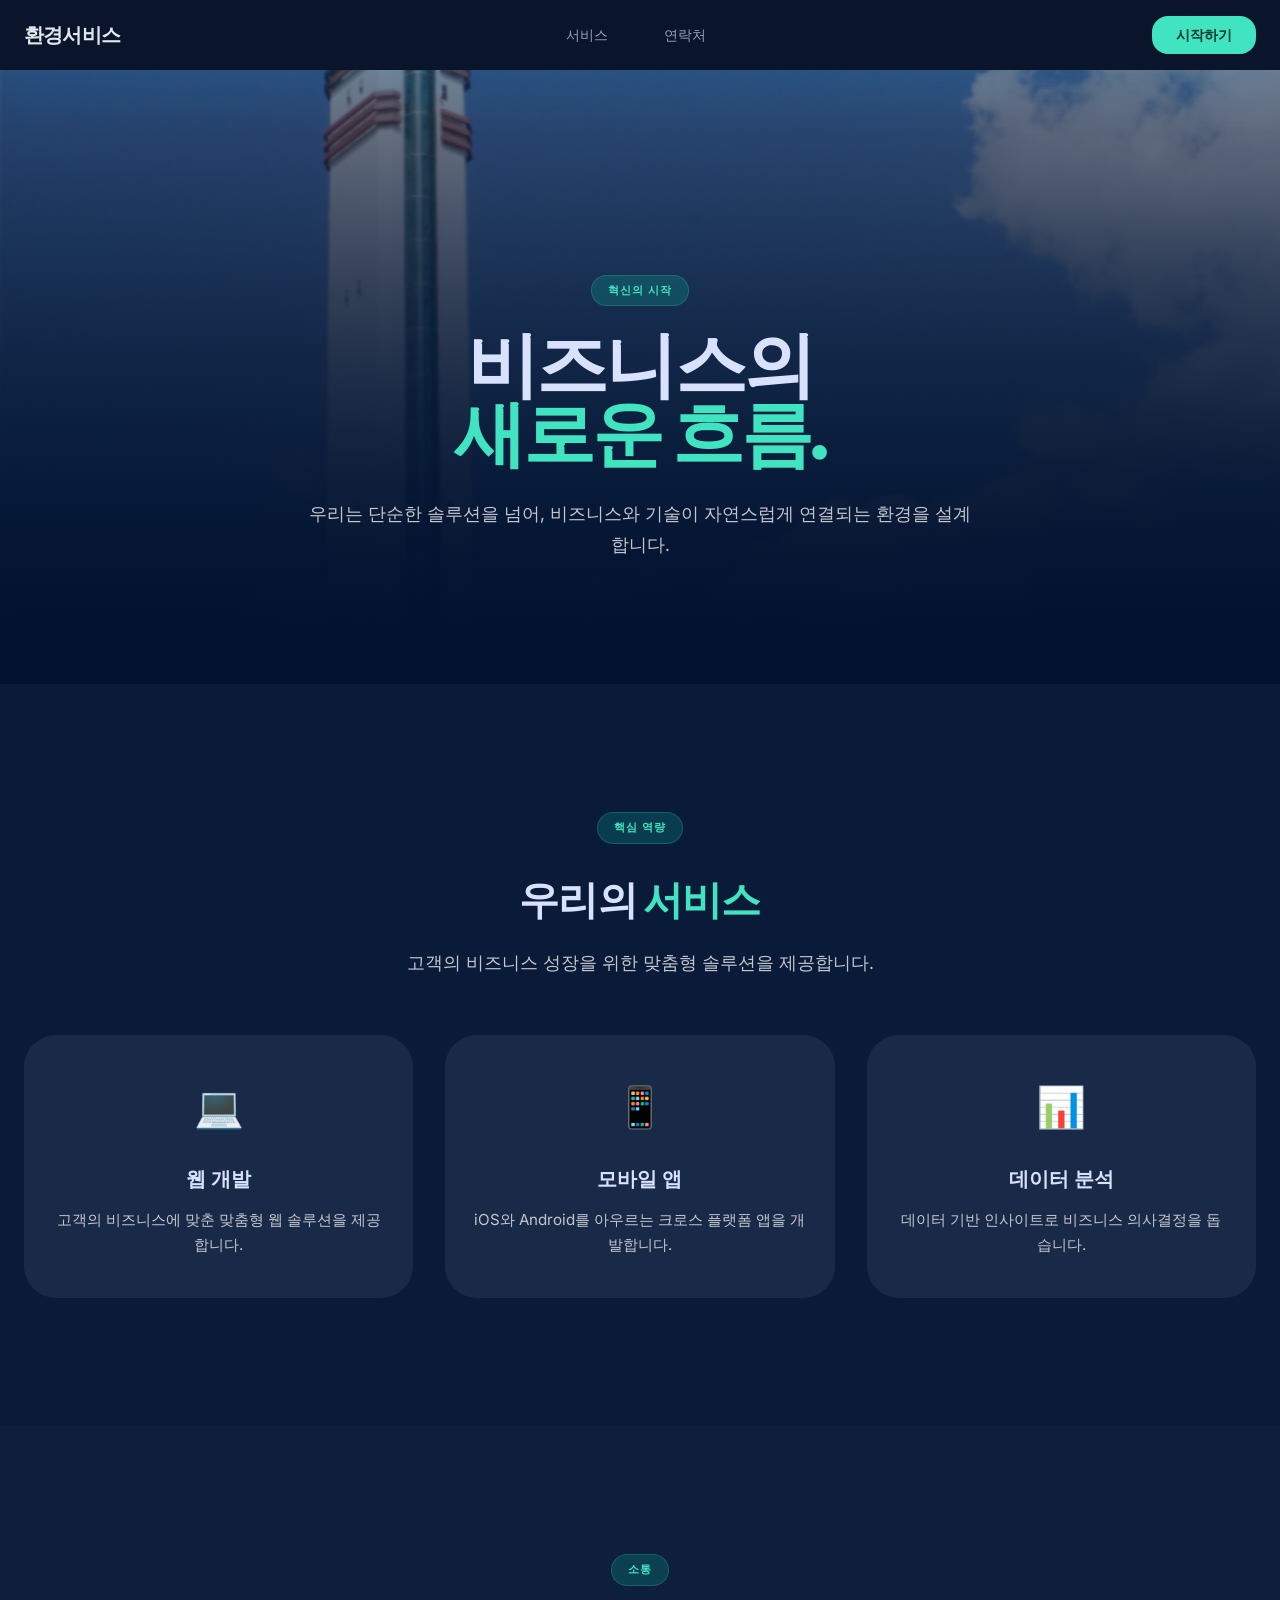
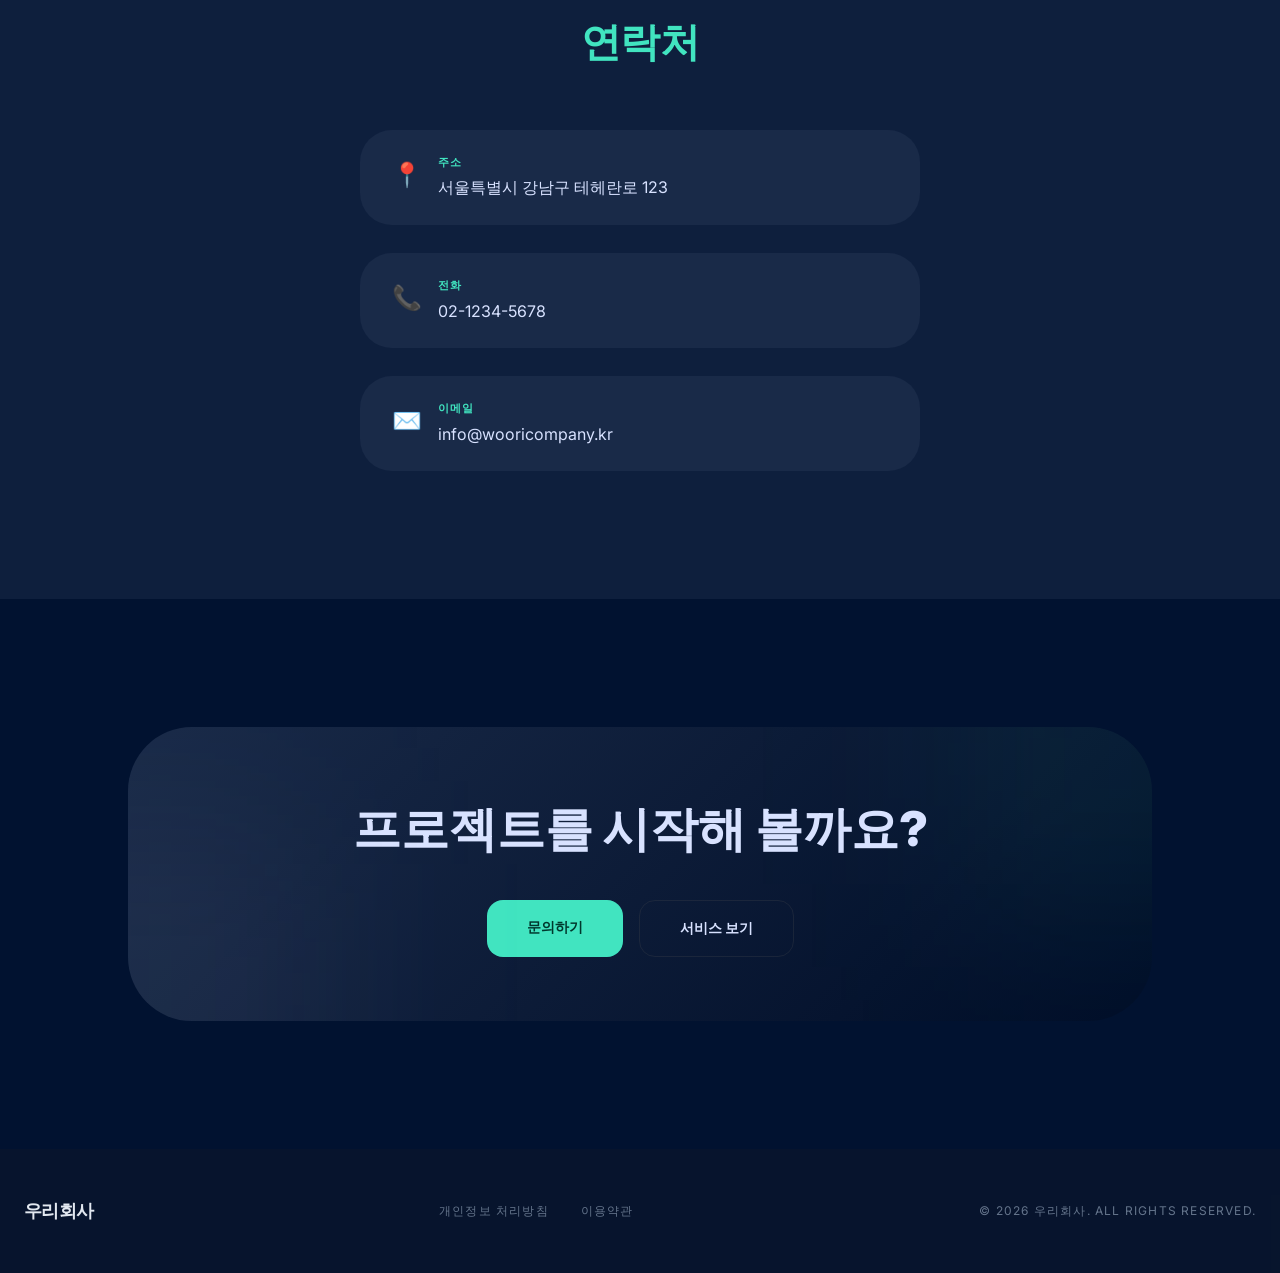
<file: index.html>
<!DOCTYPE html>
<html lang="ko">
<head>
  <meta charset="UTF-8">
  <meta name="viewport" content="width=device-width, initial-scale=1.0">
  <meta name="description" content="회사 소개 웹사이트">
  <title>코오롱 환경서비스</title>
  <link rel="preconnect" href="https://fonts.googleapis.com">
  <link rel="preconnect" href="https://fonts.gstatic.com" crossorigin>
  <link href="https://fonts.googleapis.com/css2?family=Inter:wght@100..900&display=swap" rel="stylesheet">
  <link rel="stylesheet" href="style.css">
</head>
<body>
  <!-- Header - Glassmorphism Navbar -->
  <header class="header">
    <div class="header-inner">
      <a href="/" class="logo">환경서비스</a>
      <nav>
        <ul class="nav-list">
          <li><a href="#services" class="nav-link">서비스</a></li>
          <li><a href="#contact" class="nav-link">연락처</a></li>
        </ul>
      </nav>
      <a href="#contact" class="nav-cta">시작하기</a>
    </div>
  </header>

  <main>
    <!-- Hero Section -->
    <section class="hero">
      <div class="hero-bg">
        <img src="docs/design/20220901580156.jpg" alt="" style="width:100%;height:100%;object-fit:cover;opacity:0.5;">
        <div style="position:absolute;inset:0;background:linear-gradient(to bottom, transparent, var(--background));"></div>
      </div>
      <div class="hero-content">
        <span class="label-badge">혁신의 시작</span>
        <h1 class="hero-title">
          비즈니스의<br><span style="color:var(--secondary);">새로운 흐름.</span>
        </h1>
        <p class="hero-desc">
          우리는 단순한 솔루션을 넘어, 비즈니스와 기술이 자연스럽게 연결되는 환경을 설계합니다.
        </p>
      </div>
    </section>

    <!-- Services Section -->
    <section id="services" class="section services-section">
      <div class="container">
        <div style="text-align:center;margin-bottom:3.5rem;">
          <span class="label-badge">핵심 역량</span>
          <h2 class="section-title" style="margin-bottom:1rem;">우리의 <span class="section-title-accent">서비스</span></h2>
          <p class="section-subtitle" style="margin:0 auto;">고객의 비즈니스 성장을 위한 맞춤형 솔루션을 제공합니다.</p>
        </div>
        <div class="services-grid">
          <article class="service-card">
            <div class="service-icon">&#x1F4BB;</div>
            <h3 class="service-name">웹 개발</h3>
            <p class="service-desc">고객의 비즈니스에 맞춘 맞춤형 웹 솔루션을 제공합니다.</p>
          </article>
          <article class="service-card">
            <div class="service-icon">&#x1F4F1;</div>
            <h3 class="service-name">모바일 앱</h3>
            <p class="service-desc">iOS와 Android를 아우르는 크로스 플랫폼 앱을 개발합니다.</p>
          </article>
          <article class="service-card">
            <div class="service-icon">&#x1F4CA;</div>
            <h3 class="service-name">데이터 분석</h3>
            <p class="service-desc">데이터 기반 인사이트로 비즈니스 의사결정을 돕습니다.</p>
          </article>
        </div>
      </div>
    </section>

    <!-- Contact Section -->
    <section id="contact" class="section contact-section">
      <div class="container">
        <div style="text-align:center;margin-bottom:3.5rem;">
          <span class="label-badge">소통</span>
          <h2 class="section-title" style="margin-bottom:1rem;"><span class="section-title-accent">연락처</span></h2>
        </div>
        <div class="contact-list">
          <div class="contact-item">
            <span class="contact-icon">&#x1F4CD;</span>
            <div>
              <h3 class="contact-label">주소</h3>
              <p class="contact-value">서울특별시 강남구 테헤란로 123</p>
            </div>
          </div>
          <div class="contact-item">
            <span class="contact-icon">&#x1F4DE;</span>
            <div>
              <h3 class="contact-label">전화</h3>
              <p class="contact-value">02-1234-5678</p>
            </div>
          </div>
          <div class="contact-item">
            <span class="contact-icon">&#x2709;&#xFE0F;</span>
            <div>
              <h3 class="contact-label">이메일</h3>
              <p class="contact-value">info@wooricompany.kr</p>
            </div>
          </div>
        </div>
      </div>
    </section>

    <!-- CTA Section -->
    <section class="cta-section">
      <div class="cta-box">
        <h2 class="cta-title">프로젝트를 시작해 볼까요?</h2>
        <div class="cta-buttons">
          <a href="#contact" class="btn-primary">문의하기</a>
          <a href="#services" class="btn-ghost">서비스 보기</a>
        </div>
      </div>
    </section>
  </main>

  <!-- Footer -->
  <footer class="footer">
    <div class="container footer-inner">
      <div class="footer-logo">우리회사</div>
      <div class="footer-links">
        <a href="#" class="footer-link">개인정보 처리방침</a>
        <a href="#" class="footer-link">이용약관</a>
      </div>
      <div class="footer-copy">&copy; 2026 우리회사. All rights reserved.</div>
    </div>
  </footer>
</body>
</html>
</file>
<file: style.css>
/* ========================================
   Kinetic Ether Design System
   ======================================== */

:root {
  /* Surface hierarchy */
  --surface-container-lowest: #000d27;
  --surface-dim: #011230;
  --background: #011230;
  --surface: #011230;
  --surface-container-low: #091b39;
  --surface-container: #0e1f3d;
  --surface-container-high: #192a48;
  --surface-container-highest: #253453;
  --surface-variant: #253453;
  --surface-bright: #293958;

  /* Primary */
  --primary: #b9c7e4;
  --primary-container: #0a192f;
  --on-primary: #233148;
  --on-primary-container: #74829d;

  /* Secondary (accent) */
  --secondary: #41e4c0;
  --secondary-container: #00c7a5;
  --on-secondary: #00382d;
  --on-secondary-container: #004d3f;

  /* Text */
  --on-surface: #d8e2ff;
  --on-surface-variant: #c5c6cd;
  --on-background: #d8e2ff;

  /* Utility */
  --outline-variant: #44474d;
  --inverse-surface: #d8e2ff;

  /* Design tokens */
  --font-stack: 'Inter', -apple-system, 'Segoe UI', sans-serif;
  --radius: 0.5rem;
  --radius-lg: 1rem;
  --radius-xl: 2rem;
  --shadow-ambient: 0 20px 50px rgba(8, 112, 184, 0.15);
  --max-width: 1280px;
}

/* Reset */
*, *::before, *::after {
  margin: 0;
  padding: 0;
  box-sizing: border-box;
}

body {
  font-family: var(--font-stack);
  font-size: 1rem;
  color: var(--on-surface);
  background-color: var(--background);
  line-height: 1.6;
  -webkit-font-smoothing: antialiased;
}

a {
  text-decoration: none;
  color: inherit;
}

ul {
  list-style: none;
}

img {
  max-width: 100%;
  height: auto;
}

/* Container */
.container {
  max-width: var(--max-width);
  margin: 0 auto;
  padding: 0 1.5rem;
}

/* Section */
.section {
  padding: 8rem 0;
}

.section-title {
  font-size: 2.5rem;
  font-weight: 900;
  letter-spacing: -0.02em;
  margin-bottom: 3rem;
  color: var(--on-surface);
}

.section-title-accent {
  color: var(--secondary);
}

.section-subtitle {
  font-size: 1.125rem;
  color: var(--on-surface-variant);
  max-width: 40rem;
  line-height: 1.7;
}

/* Label badge */
.label-badge {
  display: inline-block;
  padding: 0.375rem 1rem;
  font-size: 0.6875rem;
  font-weight: 700;
  letter-spacing: 0.1em;
  text-transform: uppercase;
  background-color: rgba(0, 199, 165, 0.2);
  color: var(--secondary);
  border: 1px solid rgba(65, 228, 192, 0.2);
  border-radius: 9999px;
  margin-bottom: 1.5rem;
}

/* ========================================
   Header - Glassmorphism Navbar
   ======================================== */
.header {
  position: sticky;
  top: 0;
  width: 100%;
  z-index: 100;
  background-color: rgba(15, 23, 42, 0.7);
  backdrop-filter: blur(24px);
  -webkit-backdrop-filter: blur(24px);
  box-shadow: var(--shadow-ambient);
}

.header-inner {
  display: flex;
  align-items: center;
  justify-content: space-between;
  padding: 1rem 1.5rem;
  max-width: var(--max-width);
  margin: 0 auto;
}

.logo {
  font-size: 1.25rem;
  font-weight: 900;
  letter-spacing: -0.04em;
  color: #e2e8f0;
  text-transform: uppercase;
}

.nav-list {
  display: flex;
  align-items: center;
  gap: 2rem;
}

.nav-link {
  font-size: 0.875rem;
  font-weight: 500;
  color: #94a3b8;
  padding: 0.25rem 0.75rem;
  border-radius: var(--radius-lg);
  transition: color 0.2s, background-color 0.2s;
}

.nav-link:hover {
  color: #e2e8f0;
  background-color: rgba(30, 41, 59, 0.5);
}

.nav-link--active {
  color: #22d3ee;
  border-bottom: 2px solid #22d3ee;
  padding-bottom: 0.25rem;
}

.nav-cta {
  background-color: var(--secondary);
  color: var(--on-secondary);
  padding: 0.5rem 1.5rem;
  border-radius: var(--radius-lg);
  font-weight: 700;
  font-size: 0.875rem;
  border: none;
  cursor: pointer;
  transition: opacity 0.2s;
}

.nav-cta:hover {
  opacity: 0.9;
}

/* ========================================
   Hero Section
   ======================================== */
.hero {
  position: relative;
  min-height: 614px;
  display: flex;
  align-items: center;
  justify-content: center;
  overflow: hidden;
  padding-top: 5rem;
}

.hero-bg {
  position: absolute;
  inset: 0;
  z-index: 0;
}

.hero-bg::after {
  content: '';
  position: absolute;
  inset: 0;
  background: linear-gradient(to bottom, transparent, var(--background));
}

.hero-content {
  position: relative;
  z-index: 1;
  max-width: 64rem;
  margin: 0 auto;
  padding: 0 1.5rem;
  text-align: center;
}

.hero-title {
  font-size: clamp(3rem, 8vw, 4.5rem);
  font-weight: 900;
  letter-spacing: -0.04em;
  line-height: 0.95;
  margin-bottom: 2rem;
}

.hero-desc {
  max-width: 42rem;
  margin: 0 auto;
  font-size: 1.125rem;
  color: var(--on-surface-variant);
  line-height: 1.7;
}

/* ========================================
   Services Section - Surface Hierarchy
   ======================================== */
.services-section {
  background-color: var(--surface-container-low);
}

.services-grid {
  display: grid;
  grid-template-columns: repeat(auto-fit, minmax(280px, 1fr));
  gap: 2rem;
}

.service-card {
  background-color: var(--surface-container-high);
  border-radius: var(--radius-xl);
  padding: 2.5rem 1.75rem;
  text-align: center;
  transition: background-color 0.3s;
}

.service-card:hover {
  background-color: var(--surface-container-highest);
}

.service-icon {
  font-size: 2.5rem;
  margin-bottom: 1.5rem;
}

.service-name {
  font-size: 1.25rem;
  font-weight: 700;
  margin-bottom: 0.75rem;
  color: var(--on-surface);
}

.service-desc {
  font-size: 0.95rem;
  color: var(--on-surface-variant);
  line-height: 1.7;
}

/* ========================================
   Contact Section
   ======================================== */
.contact-section {
  background-color: var(--surface-container);
}

.contact-list {
  max-width: 35rem;
  margin: 0 auto;
  display: flex;
  flex-direction: column;
  gap: 1.75rem;
}

.contact-item {
  display: flex;
  align-items: flex-start;
  gap: 1rem;
  background-color: var(--surface-container-high);
  border-radius: var(--radius-xl);
  padding: 1.5rem 2rem;
}

.contact-icon {
  font-size: 1.5rem;
  flex-shrink: 0;
  margin-top: 0.125rem;
}

.contact-label {
  font-size: 0.6875rem;
  font-weight: 700;
  letter-spacing: 0.1em;
  text-transform: uppercase;
  color: var(--secondary);
  margin-bottom: 0.25rem;
}

.contact-value {
  font-size: 1rem;
  color: var(--on-surface);
}

/* ========================================
   CTA Section
   ======================================== */
.cta-section {
  padding: 8rem 1.5rem;
}

.cta-box {
  max-width: 64rem;
  margin: 0 auto;
  padding: 4rem;
  border-radius: 4rem;
  background: linear-gradient(135deg, var(--surface-container-high), var(--surface-container-lowest));
  position: relative;
  overflow: hidden;
  text-align: center;
}

.cta-box::before {
  content: '';
  position: absolute;
  top: -6rem;
  right: -6rem;
  width: 16rem;
  height: 16rem;
  background-color: rgba(65, 228, 192, 0.1);
  filter: blur(120px);
}

.cta-box::after {
  content: '';
  position: absolute;
  bottom: -6rem;
  left: -6rem;
  width: 16rem;
  height: 16rem;
  background-color: rgba(185, 199, 228, 0.1);
  filter: blur(120px);
}

.cta-title {
  font-size: clamp(2rem, 4vw, 3rem);
  font-weight: 900;
  margin-bottom: 2rem;
  position: relative;
}

.cta-buttons {
  display: flex;
  gap: 1rem;
  justify-content: center;
  flex-wrap: wrap;
  position: relative;
}

.btn-primary {
  background-color: var(--secondary);
  color: var(--on-secondary);
  padding: 1rem 2.5rem;
  border-radius: var(--radius-lg);
  font-weight: 700;
  font-size: 0.875rem;
  border: none;
  cursor: pointer;
  transition: opacity 0.2s;
}

.btn-primary:hover {
  opacity: 0.9;
}

.btn-ghost {
  background-color: transparent;
  color: var(--on-surface);
  padding: 1rem 2.5rem;
  border-radius: var(--radius-lg);
  font-weight: 700;
  font-size: 0.875rem;
  border: 1px solid rgba(68, 71, 77, 0.3);
  cursor: pointer;
  transition: background-color 0.2s;
}

.btn-ghost:hover {
  background-color: var(--surface-variant);
}

/* ========================================
   Footer
   ======================================== */
.footer {
  background-color: rgba(15, 23, 42, 0.5);
  padding: 3rem 0;
}

.footer-inner {
  display: flex;
  flex-direction: column;
  gap: 2rem;
  align-items: center;
}

.footer-logo {
  font-size: 1.125rem;
  font-weight: 900;
  color: #e2e8f0;
  text-transform: uppercase;
  letter-spacing: -0.04em;
}

.footer-links {
  display: flex;
  flex-wrap: wrap;
  justify-content: center;
  gap: 2rem;
}

.footer-link {
  font-size: 0.75rem;
  text-transform: uppercase;
  letter-spacing: 0.1em;
  color: #64748b;
  transition: color 0.2s;
}

.footer-link:hover {
  color: #22d3ee;
}

.footer-copy {
  font-size: 0.75rem;
  text-transform: uppercase;
  letter-spacing: 0.1em;
  color: #64748b;
  text-align: center;
}

/* ========================================
   Responsive
   ======================================== */
@media (max-width: 768px) {
  .header-inner {
    padding: 0.75rem 1rem;
  }

  .nav-list {
    gap: 1rem;
  }

  .section {
    padding: 4rem 0;
  }

  .section-title {
    font-size: 1.75rem;
    margin-bottom: 2rem;
  }

  .hero {
    min-height: 480px;
    padding-top: 3rem;
  }

  .hero-desc {
    font-size: 1rem;
  }

  .services-grid {
    grid-template-columns: 1fr;
  }

  .cta-box {
    padding: 2.5rem 1.5rem;
    border-radius: 2rem;
  }

  .footer-inner {
    text-align: center;
  }
}

@media (min-width: 769px) {
  .footer-inner {
    flex-direction: row;
    justify-content: space-between;
    align-items: center;
  }
}
</file>
